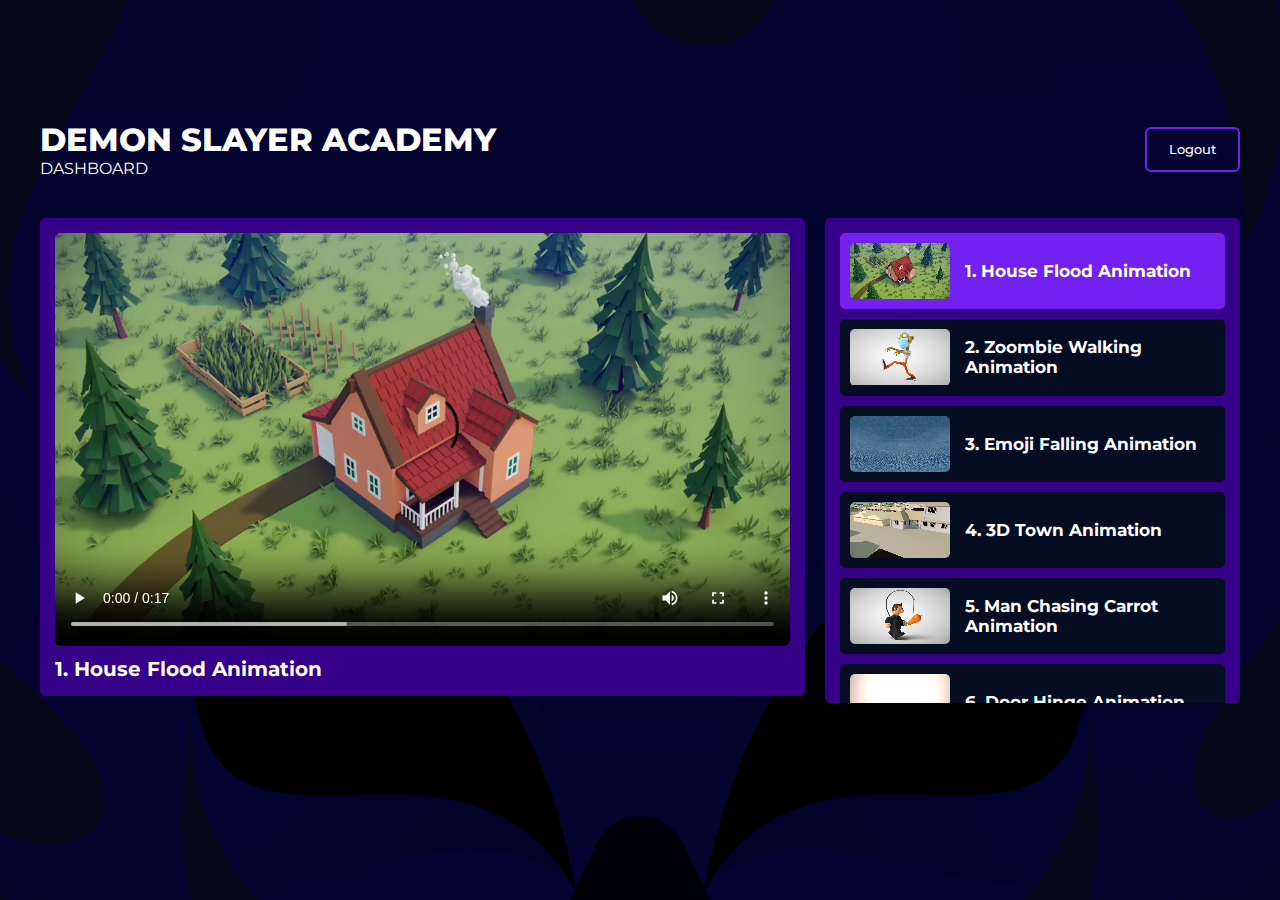
<file: dashboard/index.html>
<!DOCTYPE html>
<html lang="en">
<head>
   <meta charset="UTF-8">
   <meta http-equiv="X-UA-Compatible" content="IE=edge">
   <meta name="viewport" content="width=device-width, initial-scale=1.0">
   <title>Demon Slayer Academy | Dashboard</title>

     <!-- Favicons -->
  <link href="../assets/img/favicon.png" rel="icon">
  <link href="../assets/img/apple-touch-icon.png" rel="apple-touch-icon">

   <!-- custom css file link  -->
   <link rel="stylesheet" href="css/style.css">

</head>
<body>



  
   
<div class="container">

   <nav>
      <div class="logo">
          <h1 class="main-title">DEMON SLAYER ACADEMY</h1>DASHBOARD
      </div>
      <div class="user-profile">
          <!-- <p class="username">Username</p> -->
          <a href="../index.html"><button class="sign-out" id="logout">Logout</button></a>
      </div>
  </nav>

   <div class="main-video-container">
      <video src="images/vid-1.mp4" loop controls class="main-video"></video>
      <h3 class="main-vid-title">1. house flood animation</h3>
   </div>

   <div class="video-list-container">

      <div class="list active">
         <video src="images/vid-1.mp4" class="list-video"></video>
         <h3 class="list-title">1. house flood animation</h3>
      </div>

      <div class="list">
         <video src="images/vid-2.mp4" class="list-video"></video>
         <h3 class="list-title">2. zoombie walking animation</h3>
      </div>

      <div class="list">
         <video src="images/vid-3.mp4" class="list-video"></video>
         <h3 class="list-title">3. emoji falling animation</h3>
      </div>

      <div class="list">
         <video src="images/vid-4.mp4" class="list-video"></video>
         <h3 class="list-title">4. 3D town animation</h3>
      </div>

      <div class="list">
         <video src="images/vid-5.mp4" class="list-video"></video>
         <h3 class="list-title">5. man chasing carrot animation</h3>
      </div>

      <div class="list">
         <video src="images/vid-6.mp4" class="list-video"></video>
         <h3 class="list-title">6. door hinge animation</h3>
      </div>

      <div class="list">
         <video src="images/vid-7.mp4" class="list-video"></video>
         <h3 class="list-title">7. poeple walking in town animation</h3>
      </div>

      <div class="list">
         <video src="images/vid-8.mp4" class="list-video"></video>
         <h3 class="list-title">8. knight chasing virus animation</h3>
      </div>

      <div class="list">
         <video src="images/vid-9.mp4" class="list-video"></video>
         <h3 class="list-title">9. 3D helicopter animation</h3>
      </div>

   </div>

</div>













<!-- custom js file link  -->
<script src="js/script.js"></script>



</body>
</html>
</file>
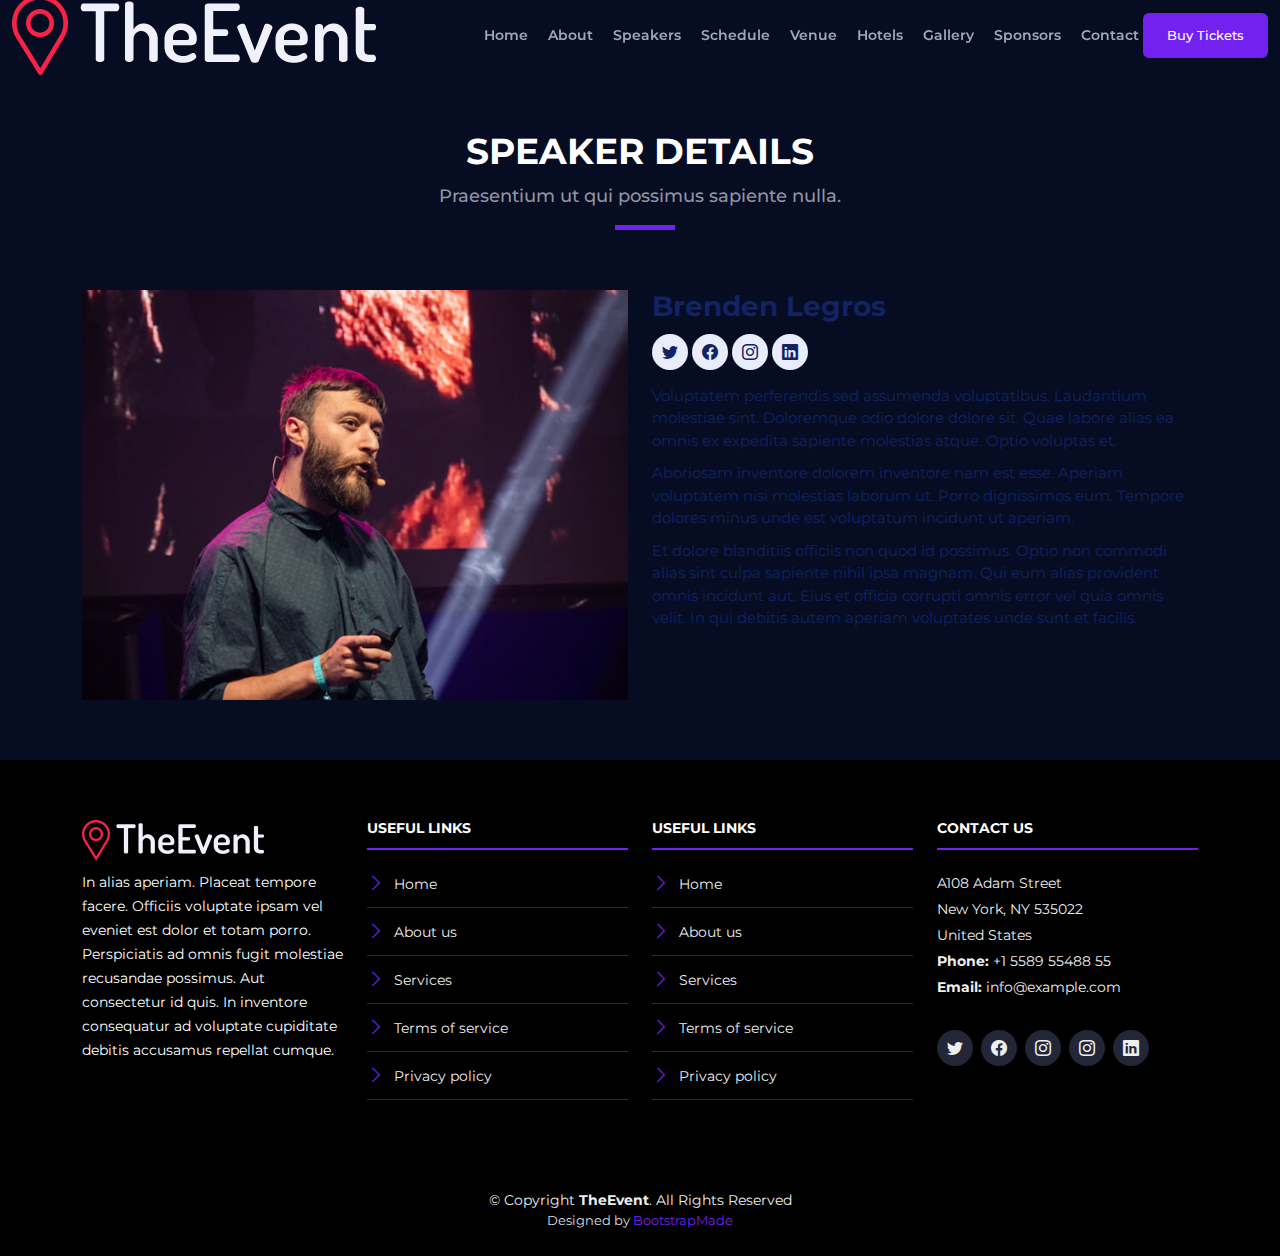
<file: speaker-details.html>
<!DOCTYPE html>
<html lang="en">

<head>
  <meta charset="utf-8">
  <meta content="width=device-width, initial-scale=1.0" name="viewport">

  <title>TheEvent Bootstrap Template - Speaker Details</title>
  <meta content="" name="description">
  <meta content="" name="keywords">

  <!-- Favicons -->
  <link href="assets/img/favicon.png" rel="icon">
  <link href="assets/img/apple-touch-icon.png" rel="apple-touch-icon">

  <!-- Google Fonts -->
  <link href="https://fonts.googleapis.com/css?family=Open+Sans:300,300i,400,400i,700,700i|Raleway:300,400,500,700,800" rel="stylesheet">

  <!-- Vendor CSS Files -->
  <link href="assets/vendor/aos/aos.css" rel="stylesheet">
  <link href="assets/vendor/bootstrap/css/bootstrap.min.css" rel="stylesheet">
  <link href="assets/vendor/bootstrap-icons/bootstrap-icons.css" rel="stylesheet">
  <link href="assets/vendor/glightbox/css/glightbox.min.css" rel="stylesheet">
  <link href="assets/vendor/swiper/swiper-bundle.min.css" rel="stylesheet">

  <!-- Template Main CSS File -->
  <link href="assets/css/style.css" rel="stylesheet">

  <!-- =======================================================
  * Template Name: TheEvent
  * Updated: May 30 2023 with Bootstrap v5.3.0
  * Template URL: https://bootstrapmade.com/theevent-conference-event-bootstrap-template/
  * Author: BootstrapMade.com
  * License: https://bootstrapmade.com/license/
  ======================================================== -->
</head>

<body>

  <!-- ======= Header ======= -->
  <header id="header" class="d-flex align-items-center header-inner">
    <div class="container-fluid container-xxl d-flex align-items-center">

      <div id="logo" class="me-auto">
        <!-- Uncomment below if you prefer to use a text logo -->
        <!-- <h1><a href="index.html">The<span>Event</span></a></h1>-->
        <a href="index.html" class="scrollto"><img src="assets/img/logo.png" alt="" title=""></a>
      </div>

      <nav id="navbar" class="navbar order-last order-lg-0">
        <ul>
          <li><a class="nav-link scrollto " href="#hero">Home</a></li>
          <li><a class="nav-link scrollto" href="#about">About</a></li>
          <li><a class="nav-link scrollto" href="#speakers">Speakers</a></li>
          <li><a class="nav-link scrollto" href="#schedule">Schedule</a></li>
          <li><a class="nav-link scrollto" href="#venue">Venue</a></li>
          <li><a class="nav-link scrollto" href="#hotels">Hotels</a></li>
          <li><a class="nav-link scrollto" href="#gallery">Gallery</a></li>
          <li><a class="nav-link scrollto" href="#supporters">Sponsors</a></li>
          <!-- <li class="dropdown"><a href="#"><span>Drop Down</span> <i class="bi bi-chevron-down"></i></a>
          <ul>
            <li><a href="#">Drop Down 1</a></li>
            <li class="dropdown"><a href="#"><span>Deep Drop Down</span> <i class="bi bi-chevron-right"></i></a>
              <ul>
                <li><a href="#">Deep Drop Down 1</a></li>
                <li><a href="#">Deep Drop Down 2</a></li>
                <li><a href="#">Deep Drop Down 3</a></li>
                <li><a href="#">Deep Drop Down 4</a></li>
                <li><a href="#">Deep Drop Down 5</a></li>
              </ul>
            </li>
            <li><a href="#">Drop Down 2</a></li>
            <li><a href="#">Drop Down 3</a></li>
            <li><a href="#">Drop Down 4</a></li>
          </ul>
        </li> -->
          <li><a class="nav-link scrollto" href="#contact">Contact</a></li>
        </ul>
        <i class="bi bi-list mobile-nav-toggle"></i>
      </nav><!-- .navbar -->
      <a class="buy-tickets scrollto" href="#buy-tickets">Buy Tickets</a>

    </div>
  </header><!-- End Header -->

  <main id="main" class="main-page">

    <!-- ======= Speaker Details Sectionn ======= -->
    <section id="speakers-details">
      <div class="container">
        <div class="section-header">
          <h2>Speaker Details</h2>
          <p>Praesentium ut qui possimus sapiente nulla.</p>
        </div>

        <div class="row">
          <div class="col-md-6">
            <img src="assets/img/speakers/1.jpg" alt="Speaker 1" class="img-fluid">
          </div>

          <div class="col-md-6">
            <div class="details">
              <h2>Brenden Legros</h2>
              <div class="social">
                <a href=""><i class="bi bi-twitter"></i></a>
                <a href=""><i class="bi bi-facebook"></i></a>
                <a href=""><i class="bi bi-instagram"></i></a>
                <a href=""><i class="bi bi-linkedin"></i></a>
              </div>
              <p>Voluptatem perferendis sed assumenda voluptatibus. Laudantium molestiae sint. Doloremque odio dolore dolore sit. Quae labore alias ea omnis ex expedita sapiente molestias atque. Optio voluptas et.</p>

              <p>Aboriosam inventore dolorem inventore nam est esse. Aperiam voluptatem nisi molestias laborum ut. Porro dignissimos eum. Tempore dolores minus unde est voluptatum incidunt ut aperiam.</p>

              <p>Et dolore blanditiis officiis non quod id possimus. Optio non commodi alias sint culpa sapiente nihil ipsa magnam. Qui eum alias provident omnis incidunt aut. Eius et officia corrupti omnis error vel quia omnis velit. In qui debitis autem aperiam voluptates unde sunt et facilis.</p>
            </div>
          </div>

        </div>
      </div>

    </section>

  </main><!-- End #main -->

  <!-- ======= Footer ======= -->
  <footer id="footer">
    <div class="footer-top">
      <div class="container">
        <div class="row">

          <div class="col-lg-3 col-md-6 footer-info">
            <img src="assets/img/logo.png" alt="TheEvenet">
            <p>In alias aperiam. Placeat tempore facere. Officiis voluptate ipsam vel eveniet est dolor et totam porro. Perspiciatis ad omnis fugit molestiae recusandae possimus. Aut consectetur id quis. In inventore consequatur ad voluptate cupiditate debitis accusamus repellat cumque.</p>
          </div>

          <div class="col-lg-3 col-md-6 footer-links">
            <h4>Useful Links</h4>
            <ul>
              <li><i class="bi bi-chevron-right"></i> <a href="#">Home</a></li>
              <li><i class="bi bi-chevron-right"></i> <a href="#">About us</a></li>
              <li><i class="bi bi-chevron-right"></i> <a href="#">Services</a></li>
              <li><i class="bi bi-chevron-right"></i> <a href="#">Terms of service</a></li>
              <li><i class="bi bi-chevron-right"></i> <a href="#">Privacy policy</a></li>
            </ul>
          </div>

          <div class="col-lg-3 col-md-6 footer-links">
            <h4>Useful Links</h4>
            <ul>
              <li><i class="bi bi-chevron-right"></i> <a href="#">Home</a></li>
              <li><i class="bi bi-chevron-right"></i> <a href="#">About us</a></li>
              <li><i class="bi bi-chevron-right"></i> <a href="#">Services</a></li>
              <li><i class="bi bi-chevron-right"></i> <a href="#">Terms of service</a></li>
              <li><i class="bi bi-chevron-right"></i> <a href="#">Privacy policy</a></li>
            </ul>
          </div>

          <div class="col-lg-3 col-md-6 footer-contact">
            <h4>Contact Us</h4>
            <p>
              A108 Adam Street <br>
              New York, NY 535022<br>
              United States <br>
              <strong>Phone:</strong> +1 5589 55488 55<br>
              <strong>Email:</strong> info@example.com<br>
            </p>

            <div class="social-links">
              <a href="#" class="twitter"><i class="bi bi-twitter"></i></a>
              <a href="#" class="facebook"><i class="bi bi-facebook"></i></a>
              <a href="#" class="instagram"><i class="bi bi-instagram"></i></a>
              <a href="#" class="google-plus"><i class="bi bi-instagram"></i></a>
              <a href="#" class="linkedin"><i class="bi bi-linkedin"></i></a>
            </div>

          </div>

        </div>
      </div>
    </div>

    <div class="container">
      <div class="copyright">
        &copy; Copyright <strong>TheEvent</strong>. All Rights Reserved
      </div>
      <div class="credits">
        <!--
        All the links in the footer should remain intact.
        You can delete the links only if you purchased the pro version.
        Licensing information: https://bootstrapmade.com/license/
        Purchase the pro version with working PHP/AJAX contact form: https://bootstrapmade.com/buy/?theme=TheEvent
      -->
        Designed by <a href="https://bootstrapmade.com/">BootstrapMade</a>
      </div>
    </div>
  </footer><!-- End  Footer -->

  <a href="#" class="back-to-top d-flex align-items-center justify-content-center"><i class="bi bi-arrow-up-short"></i></a>

  <!-- Vendor JS Files -->
  <script src="assets/vendor/aos/aos.js"></script>
  <script src="assets/vendor/bootstrap/js/bootstrap.bundle.min.js"></script>
  <script src="assets/vendor/glightbox/js/glightbox.min.js"></script>
  <script src="assets/vendor/swiper/swiper-bundle.min.js"></script>
  <script src="assets/vendor/php-email-form/validate.js"></script>

  <!-- Template Main JS File -->
  <script src="assets/js/main.js"></script>

</body>

</html>
</file>
<file: dashboard/css/style.css>
@import url('https://fonts.googleapis.com/css2?family=Poppins:wght@100;200;300;400;500;600&display=swap');

@import url('https://fonts.googleapis.com/css2?family=Montserrat:wght@700&display=swap');
@import url('https://fonts.googleapis.com/css2?family=Montserrat&display=swap');
@import url('https://fonts.googleapis.com/css2?family=Montserrat:wght@700&display=swap');
@import url('https://fonts.googleapis.com/css2?family=Montserrat:wght@800&display=swap');

@import url('https://fonts.googleapis.com/css2?family=Bebas+Neue&display=swap');

*{
   font-family: "Montserrat", sans-serif !important;
   margin:0; padding:0;
   box-sizing: border-box;
   outline: none; border:none;
   text-decoration: none;
   text-transform: capitalize;
}

body{
   font-family: "Montserrat", sans-serif !important;
   background-color: #040919 !important;
   background: url(../../assets/img/DS_png.PNG) center center no-repeat #100029;
   /* background-blend-mode: darken; */
   background-blend-mode: overlay;

   
  /* background-size: cover; */
   padding:20px;
   padding-top: 0;
   padding-bottom: 0;
}

.container{
   max-width: 1200px;
   margin:100px auto;
   display: flex;
   flex-wrap: wrap;
   align-items: flex-start;
   gap:20px;
}

.main-title{
   color: #fff;
   font-weight: 800;
}

.container .main-video-container{
   flex:1 1 700px;
   border-radius: 5px;
   box-shadow: 0 5px 15px rgba(0,0,0,.1);
   background-color: #360088;
   padding:15px;
}

.container .main-video-container .main-video{
   margin-bottom: 7px;
   border-radius: 5px;
   width: 100%;
}

.container .main-video-container .main-vid-title{
   font-size: 20px;
   color:#fff;
}

.container .video-list-container{
   flex:1 1 350px;
   height: 485px;
   overflow-y: scroll;
   border-radius: 5px;
   box-shadow: 0 5px 15px rgba(0,0,0,.1);
   background-color: #360088;
   padding:15px;
}

.container .video-list-container::-webkit-scrollbar{
   width: 10px;
}

.container .video-list-container::-webkit-scrollbar-track{
   background-color: #060c22;
   border-radius: 5px;
}

.container .video-list-container::-webkit-scrollbar-thumb{
   background-color: #7321f1;
   border-radius: 5px;
}

.container .video-list-container .list{
   display: flex;
   align-items: center;
   gap:15px;
   padding:10px;
   background-color: #060c22;
   cursor: url('../../cursor/cursor.png'), auto;
   border-radius: 5px;
   margin-bottom: 10px;
}

.container .video-list-container .list:last-child{
   margin-bottom: 0;
}

.container .video-list-container .list.active{
   background-color: #7321f1;
}

.container .video-list-container .list.active .list-title{
   color:#fff;
}

.container .video-list-container .list .list-video{
   width: 100px;
   border-radius: 5px;
}

.container .video-list-container .list .list-title{
   font-size: 17px;
   color:#fff;
}















@media (max-width:1200px){

   .container{
      margin:0;
   }

}

@media (max-width:450px){

   .container .main-video-container .main-vid-title{
      font-size: 15px;
      text-align: center;
   }

   .container .video-list-container .list{
      flex-flow: column;
      gap:10px;
   }

   .container .video-list-container .list .list-video{
      width: 100%;
   }

   .container .video-list-container .list .list-title{
      font-size: 15px;
      text-align: center;
   }

}






nav {
   font-family: "Montserrat", sans-serif;
   display: flex;
   justify-content: space-between;
   align-items: center;
   padding-left: 0;
   padding-right: 0;
   padding-top: 20px;
   padding-bottom: 20px;
   background-color: none;
   color: #fff;
   width: 100%;
   display: flex;
   justify-content: space-between;
}

.logo h1 {
   margin: 0;
}

.user-profile {
   display: flex;
   align-items: center;
}

.username {
   margin-right: 10px;
}

.sign-out {
   cursor: url('../../cursor/cursor.png'), auto;
   color: #fff;
  background: none;
  padding: 14px 22px;
  margin: 0 0 0 0;
  border-radius: 6px;
  border: 2px solid #7321f1;
  transition: all ease-in-out 0.3s;
  font-weight: 500;
  line-height: 1;
  font-size: 13px;
  white-space: nowrap;
}

.sign-out:hover {
   border: 2px solid #7321f1;
   background: #7321f1;
   color: #fff;
 }
</file>
<file: assets/css/style.css>
/**
* Template Name: TheEvent
* Updated: May 30 2023 with Bootstrap v5.3.0
* Template URL: https://bootstrapmade.com/theevent-conference-event-bootstrap-template/
* Author: BootstrapMade.com
* License: https://bootstrapmade.com/license/
*/

/*--------------------------------------------------------------
# General
--------------------------------------------------------------*/
@import url('https://fonts.googleapis.com/css2?family=Montserrat:wght@700&display=swap');
@import url('https://fonts.googleapis.com/css2?family=Montserrat&display=swap');
@import url('https://fonts.googleapis.com/css2?family=Montserrat:wght@700&display=swap');
@import url('https://fonts.googleapis.com/css2?family=Montserrat:wght@800&display=swap');

@import url('https://fonts.googleapis.com/css2?family=Bebas+Neue&display=swap');

html{
  cursor: url('../../cursor/cursor.png'), auto !important;
}

body {
  background: #060c22 !important;
  color: #fff;
  font-family: "Montserrat", sans-serif;
}

a {
  font-family: "Montserrat", sans-serif;
  color: #7321f1;
  text-decoration: none !important;
  transition: 0.5s;
}

a:hover,
a:active,
a:focus {
  color: #f8234a;
  outline: none;
  text-decoration: none !important;
}

p {
  padding: 0;
  margin: 0 0 30px 0;
}

h1,
h2,
h3,
h4,
h5,
h6 {
  font-family: "Montserrat", sans-serif;
  font-weight: 400;
  margin: 0 0 20px 0;
  padding: 0;
  color: #0e1b4d;
}

.main-page {
  margin-top: 70px;
}

/* Prelaoder */
#preloader {
  position: fixed;
  left: 0;
  top: 0;
  z-index: 999;
  width: 100%;
  height: 100%;
  overflow: visible;
  background: #fff url("../img/preloader.svg") no-repeat center center;
}

/*--------------------------------------------------------------
# Back to top button
--------------------------------------------------------------*/
.back-to-top {
  position: fixed;
  visibility: hidden;
  opacity: 0;
  right: 15px;
  bottom: 15px;
  z-index: 996;
  background: #7321f1;
  width: 40px;
  height: 40px;
  border-radius: 6px;
  transition: all 0.4s;
}

.back-to-top i {
  font-size: 28px;
  color: #fff;
  line-height: 0;
}

.back-to-top:hover {
  background: #360f6f;
  color: #fff;
}

.back-to-top.active {
  visibility: visible;
  opacity: 1;
}

/* Sections Header
--------------------------------*/
.section-header {
  margin-bottom: 60px;
  position: relative;
  padding-bottom: 20px;
}

.section-header::before {
  content: "";
  position: absolute;
  display: block;
  width: 60px;
  height: 5px;
  background: #7321f1;
  bottom: 0;
  left: calc(50% - 25px);
}


.section-header h2 {
  color: #fff;
  font-size: 36px;
  text-transform: uppercase;
  text-align: center;
  font-weight: 700;
  margin-bottom: 10px;
}

.section-header p {
  text-align: center;
  padding: 0;
  margin: 0;
  font-size: 18px;
  font-weight: 500;
  color: #9195a2;
}


.section-header2{
  margin-bottom: 30px;
  position: relative;
  padding-bottom: 20px;
}

.section-header2::before {
  content: "";
  position: absolute;
  display: block;
  /* width: 60px;
  height: 5px; */
  /* background: #7321f1; */
  bottom: 0;
  left: calc(50% - 25px);
}


.section-header2 h2 {
  color: #fff;
  font-size: 36px;
  text-transform: uppercase;
  text-align: center;
  font-weight: 700;
  margin-bottom: 10px;
}

.section-header2 p {
  text-align: center;
  padding: 0;
  margin: 0;
  font-size: 18px;
  font-weight: 500;
  color: #9195a2;
}



.section-with-bg {
  background-color: #f6f7fd;
}

/*--------------------------------------------------------------
# Header
--------------------------------------------------------------*/
#header {
  height: 90px;
  position: fixed;
  left: 0;
  top: 0;
  right: 0;
  transition: all 0.5s;
  z-index: 997;
}

#header.header-scrolled,
#header.header-inner {
  background: rgba(6, 12, 34, 0.98);
  height: 70px;
}

#header #logo h1 {
  font-size: 36px;
  margin: 0;
  font-family: "Montserrat", sans-serif;
  font-weight: 800;
  font-weight: 700;
  letter-spacing: 3px;
  text-transform: uppercase;
}

#header #logo h1 span {
  color: #7321f1;
}

#header #logo h1 a,
#header #logo h1 a:hover {
  color: #fff;
  cursor: url('../../cursor/cursor.png'), auto;
}

#header #logo img {
  padding: 0;
  margin: 0;
  max-height: 110px;
  cursor: url('../../cursor/cursor.png'), auto;
}

@media (max-width: 992px) {
  #header #logo img {
    max-height: 110px;
  }
}

/*--------------------------------------------------------------
# Buy Tickets
--------------------------------------------------------------*/
.buy-tickets {
  font-family: "Montserrat", sans-serif;
  color: #fff;
  background: #7321f1;
  padding: 14px 22px;
  margin: 0 0 0 0;
  border-radius: 6px;
  border: 2px solid #7321f1;
  transition: all ease-in-out 0.3s;
  font-weight: 500;
  line-height: 1;
  font-size: 13px;
  white-space: nowrap;
}

.buy-tickets:hover {
  background: none;
  color: #fff;
  cursor: url('../../cursor/cursor.png'), auto;
}

.buy-tickets:focus {
  color: #fff;
}

@media (max-width: 992px) {
  .buy-tickets {
    margin: 0 15px 0 0;
  }
}

/*--------------------------------------------------------------
# Navigation Menu
--------------------------------------------------------------*/
/**
* Desktop Navigation 
*/
.navbar {
  padding: 0;
}

.navbar ul {
  margin: 0;
  padding: 0;
  display: flex;
  list-style: none;
  align-items: center;
}

.navbar li {
  position: relative;
}

.navbar>ul>li {
  white-space: nowrap;
  padding: 10px 0 10px 12px;
}

.navbar a,
.navbar a:focus {
  display: flex;
  align-items: center;
  justify-content: space-between;
  color: rgba(202, 206, 221, 0.8);
  font-family: "Montserrat", sans-serif;
  font-weight: 600;
  font-size: 14px;
  white-space: nowrap;
  transition: 0.3s;
  position: relative;
  padding: 6px 4px;
}

.navbar a i,
.navbar a:focus i {
  font-size: 12px;
  line-height: 0;
  margin-left: 5px;
}

.navbar>ul>li>a:before {
  content: "";
  position: absolute;
  width: 0;
  height: 2px;
  bottom: -6px;
  left: 0;
  background-color: #7321f1;
  visibility: hidden;
  transition: all 0.3s ease-in-out 0s;
}

.navbar a:hover:before,
.navbar li:hover>a:before,
.navbar .active:before {
  visibility: visible;
  width: 100%;
}

.navbar a:hover,
.navbar .active,
.navbar .active:focus,
.navbar li:hover>a {
  color: #fff;
}

.navbar .dropdown ul {
  display: block;
  position: absolute;
  left: 12px;
  top: calc(100% + 30px);
  margin: 0;
  padding: 10px 0;
  z-index: 99;
  opacity: 0;
  visibility: hidden;
  background: #fff;
  box-shadow: 0px 0px 30px rgba(127, 137, 161, 0.25);
  transition: 0.3s;
}

.navbar .dropdown ul li {
  min-width: 200px;
}

.navbar .dropdown ul a {
  padding: 10px 20px;
  font-size: 14px;
  text-transform: none;
  color: #060c22;
}

.navbar .dropdown ul a i {
  font-size: 12px;
}

.navbar .dropdown ul a:hover,
.navbar .dropdown ul .active:hover,
.navbar .dropdown ul li:hover>a {
  color: #7321f1;
}

.navbar .dropdown:hover>ul {
  opacity: 1;
  top: 100%;
  visibility: visible;
}

.navbar .dropdown .dropdown ul {
  top: 0;
  left: calc(100% - 30px);
  visibility: hidden;
}

.navbar .dropdown .dropdown:hover>ul {
  opacity: 1;
  top: 0;
  left: 100%;
  visibility: visible;
}

@media (max-width: 1366px) {
  .navbar .dropdown .dropdown ul {
    left: -90%;
  }

  .navbar .dropdown .dropdown:hover>ul {
    left: -100%;
  }
}

/**
* Mobile Navigation 
*/
.mobile-nav-toggle {
  color: #fff;
  font-size: 28px;
  /* cursor: pointer; */
  display: none;
  line-height: 0;
  transition: 0.5s;
}

@media (max-width: 991px) {
  .mobile-nav-toggle {
    display: block;
  }

  .navbar ul {
    display: none;
  }
}

.navbar-mobile {
  position: fixed;
  overflow: hidden;
  top: 0;
  right: 0;
  left: 0;
  bottom: 0;
  background: rgba(0, 0, 0, 0.9);
  transition: 0.3s;
  z-index: 999;
}

.navbar-mobile .mobile-nav-toggle {
  position: absolute;
  top: 15px;
  right: 15px;
}

.navbar-mobile ul {
  display: block;
  position: absolute;
  top: 55px;
  right: 15px;
  bottom: 15px;
  left: 15px;
  padding: 10px 0;
  background-color: #fff;
  overflow-y: auto;
  transition: 0.3s;
}

.navbar-mobile>ul>li {
  padding: 0;
}

.navbar-mobile a:hover:before,
.navbar-mobile li:hover>a:before,
.navbar-mobile .active:before {
  visibility: hidden;
}

.navbar-mobile a,
.navbar-mobile a:focus {
  padding: 10px 20px;
  font-size: 15px;
  color: #060c22;
}

.navbar-mobile a:hover,
.navbar-mobile .active,
.navbar-mobile li:hover>a {
  color: #7321f1;
}

.navbar-mobile .getstarted,
.navbar-mobile .getstarted:focus {
  margin: 15px;
}

.navbar-mobile .dropdown ul {
  position: static;
  display: none;
  margin: 10px 20px;
  padding: 10px 0;
  z-index: 99;
  opacity: 1;
  visibility: visible;
  background: #fff;
  box-shadow: 0px 0px 30px rgba(127, 137, 161, 0.25);
}

.navbar-mobile .dropdown ul li {
  min-width: 200px;
}

.navbar-mobile .dropdown ul a {
  padding: 10px 20px;
}

.navbar-mobile .dropdown ul a i {
  font-size: 12px;
}

.navbar-mobile .dropdown ul a:hover,
.navbar-mobile .dropdown ul .active:hover,
.navbar-mobile .dropdown ul li:hover>a {
  color: #7321f1;
}

.navbar-mobile .dropdown>.dropdown-active {
  display: block;
}

/*--------------------------------------------------------------
# Hero Section
--------------------------------------------------------------*/
#hero {
  width: 100%;
  height: 100vh;
  background: url(../img/DS_png.PNG) center center no-repeat #040919;
  background-size: cover;
  overflow: hidden;
  position: relative;
}


@media (min-width: 1024px) {
  #hero {
    background-attachment: fixed;
  }
}

#hero:before {
  content: "";
  background: rgba(6, 12, 34, 0.6);
  position: absolute;
  bottom: 0;
  top: 0;
  left: 0;
  right: 0;
}

#hero .hero-container {
  position: absolute;
  bottom: 0;
  left: 0;
  top: 90px;
  right: 0;
  display: flex;
  justify-content: center;
  align-items: center;
  flex-direction: column;
  text-align: center;
  padding: 0 15px;
}

@media (max-width: 991px) {
  #hero .hero-container {
    top: 70px;
  }
}

#hero h1 {
  color: #fff;
  font-family: "Montserrat", sans-serif;
  font-size: 56px;
  font-weight: 600;
  text-transform: uppercase;
}

#hero h1 span {
  color: #7321f1;
}

@media (max-width: 991px) {
  #hero h1 {
    font-size: 34px;
  }
}

#hero p {
  color: #ebebeb;
  /* font-weight: 700; */
  font-size: 18px;
}

@media (max-width: 991px) {
  #hero p {
    font-size: 12px;
  }
}

#hero .play-btn {
  width: 94px;
  height: 94px;
  background: radial-gradient(#7321f1 50%, rgba(101, 111, 150, 0.15) 52%);
  border-radius: 50%;
  display: block;
  position: relative;
  overflow: hidden;
}

#hero .play-btn::after {
  content: "";
  position: absolute;
  left: 50%;
  top: 50%;
  transform: translateX(-40%) translateY(-50%);
  width: 0;
  height: 0;
  border-top: 10px solid transparent;
  border-bottom: 10px solid transparent;
  border-left: 15px solid #fff;
  z-index: 100;
  transition: all 400ms cubic-bezier(0.55, 0.055, 0.675, 0.19);
}

#hero .play-btn:before {
  content: "";
  position: absolute;
  width: 120px;
  height: 120px;
  animation-delay: 0s;
  animation: pulsate-btn 2s;
  animation-direction: forwards;
  animation-iteration-count: infinite;
  animation-timing-function: steps;
  opacity: 1;
  border-radius: 50%;
  border: 2px solid rgba(163, 163, 163, 0.4);
  top: -15%;
  left: -15%;
  background: rgba(198, 16, 0, 0);
}

#hero .play-btn:hover::after {
  border-left: 15px solid #7321f1;
  transform: scale(20);
}

#hero .play-btn:hover::before {
  content: "";
  position: absolute;
  left: 50%;
  top: 50%;
  transform: translateX(-40%) translateY(-50%);
  width: 0;
  height: 0;
  border: none;
  border-top: 10px solid transparent;
  border-bottom: 10px solid transparent;
  border-left: 15px solid #fff;
  z-index: 200;
  animation: none;
  border-radius: 6px;
}

#hero .about-btn {
  font-family: "Montserrat", sans-serif;
  font-weight: 500;
  font-size: 14px;
  letter-spacing: 1px;
  display: inline-block;
  padding: 18px 36px;
  /* border-radius: 6px; */
  transition: 0.5s;
  line-height: 1;
  margin: 10px;
  color: #fff;
  animation-delay: 0.8s;
  /* background-color: #fff; */
  /* border: 2px solid #fff; */
  cursor: url('../../cursor/cursor.png'), auto;
}

#hero .about-btn:hover {
  /* border-color: 2px solid #fff; */
  background: #fff;
  color: #7321f1;
  cursor: url('../../cursor/cursor.png'), auto;
}

@keyframes pulsate-btn {
  0% {
    transform: scale(0.6, 0.6);
    opacity: 1;
  }

  100% {
    transform: scale(1, 1);
    opacity: 0;
  }
}

/*--------------------------------------------------------------
# About Section
--------------------------------------------------------------*/
#about {
  background: #fff;
  /* background: rgb(4, 9, 25, 0.5); */
  align-items: center;
  background-size: cover;
  overflow: hidden;
  position: relative;
  color: #000;
  padding: 60px 0 40px 0;
}

@media (min-width: 1024px) {
  #about {
    background-attachment: fixed;
  }
}

#about:before {
  content: "";
  background: #060c22;
  position: absolute;
  bottom: 0;
  top: 0;
  left: 0;
  right: 0;
}

#about h2 {
  font-size: 36px;
  /* font-weight: bold; */
  /* margin-bottom: 10px; */
  color: #fff;
  width: 75%;
  font-family: 'Bebas Neue', sans-serif;
}
@media (max-width: 1024px){
  #about h2{
    width: 100%;
  }
  
}

#about h2 .highlight{
  color: #7321f1;
}

#about h3 {
  font-size: 18px;
  font-weight: bold;
  text-transform: uppercase;
  margin-bottom: 10px;
  color: #000;
}

#about p {

  font-size: 18px;
  margin-bottom: 20px;
  color: #000;
  border-bottom: 1px solid #e9eaed;
  /* margin-bottom: 20px; */
  padding-bottom: 30px;
  width: 75%;
}

/*--------------------------------------------------------------
# Speakers Section
--------------------------------------------------------------*/
#speakers {
  padding: 60px 0 30px 0;
}

#speakers .speaker {
  position: relative;
  overflow: hidden;
  margin-bottom: 30px;
}

#speakers .speaker .details {
  background: rgba(6, 12, 34, 0.76);
  position: absolute;
  left: 0;
  bottom: -40px;
  right: 0;
  text-align: center;
  padding-top: 10px;
  transition: all 300ms cubic-bezier(0.645, 0.045, 0.355, 1);
}

#speakers .speaker .details h3 {
  color: #fff;
  font-size: 22px;
  font-weight: 600;
  margin-bottom: 5px;
}

#speakers .speaker .details p {
  color: #fff;
  font-size: 15px;
  margin-bottom: 10px;
  font-style: italic;
}

#speakers .speaker .details .social {
  height: 40px;
}

#speakers .speaker .details .social i {
  line-height: 0;
  margin: 0 2px;
}

#speakers .speaker .details a {
  color: #fff;
}

#speakers .speaker .details a:hover {
  color: #7321f1;
}

#speakers .speaker:hover .details {
  bottom: 0;
}

#speakers-details {
  padding: 60px 0;
}

#speakers-details .details h2 {
  color: #112363;
  font-size: 28px;
  font-weight: 700;
  margin-bottom: 10px;
}

#speakers-details .details .social {
  margin-bottom: 15px;
}

#speakers-details .details .social a {
  background: #e9edfb;
  color: #112363;
  line-height: 1;
  display: inline-block;
  text-align: center;
  border-radius: 50%;
  width: 36px;
  height: 36px;
  display: inline-flex;
  align-items: center;
  justify-content: center;
}

#speakers-details .details .social a:hover {
  background: #7321f1;
  color: #fff;
}

#speakers-details .details .social a i {
  font-size: 16px;
  line-height: 0;
}

#speakers-details .details p {
  color: #112363;
  font-size: 15px;
  margin-bottom: 10px;
}

/*--------------------------------------------------------------
# Schedule Section
--------------------------------------------------------------*/
#schedule {
  padding: 60px 0 60px 0;
}

#schedule .nav-tabs {
  text-align: center;
  margin: auto;
  display: block;
  border-bottom: 0;
  margin-bottom: 30px;
}

#schedule .nav-tabs li {
  display: inline-block;
  margin-bottom: 0;
}

#schedule .nav-tabs a {
  border: none;
  border-radius: 6px;
  font-weight: 600;
  background-color: #0e1b4d;
  color: #fff;
  padding: 10px 100px;
}

@media (max-width: 991px) {
  #schedule .nav-tabs a {
    padding: 8px 60px;
  }
}

@media (max-width: 767px) {
  #schedule .nav-tabs a {
    padding: 8px 50px;
  }
}

@media (max-width: 480px) {
  #schedule .nav-tabs a {
    padding: 8px 30px;
  }
}

#schedule .nav-tabs a.active {
  background-color: #7321f1;
  color: #fff;
}

#schedule .sub-heading {
  text-align: center;
  font-size: 18px;
  font-style: italic;
  margin: 0 auto 30px auto;
}

@media (min-width: 991px) {
  #schedule .sub-heading {
    width: 75%;
  }
}

#schedule .tab-pane {
  transition: ease-in-out 0.2s;
}

#schedule .schedule-item {
  border-bottom: 1px solid #cad4f6;
  padding-top: 15px;
  padding-bottom: 15px;
  transition: background-color ease-in-out 0.3s;
}

#schedule .schedule-item:hover {
  background-color: #fff;
}

#schedule .schedule-item time {
  padding-bottom: 5px;
  display: inline-block;
}

#schedule .schedule-item .speaker {
  width: 60px;
  height: 60px;
  overflow: hidden;
  border-radius: 50%;
  float: left;
  margin: 0 10px 10px 0;
}

#schedule .schedule-item .speaker img {
  height: 100%;
  transform: translateX(-50%);
  margin-left: 50%;
  transition: all ease-in-out 0.3s;
}

#schedule .schedule-item h4 {
  font-size: 18px;
  font-weight: 600;
  margin-bottom: 5px;
}

#schedule .schedule-item h4 span {
  font-style: italic;
  color: #19328e;
  font-weight: normal;
  font-size: 16px;
}

#schedule .schedule-item p {
  font-style: italic;
  color: #152b79;
  margin-bottom: 0;
}

/*--------------------------------------------------------------
# Venue Section
--------------------------------------------------------------*/
#venue {
  padding: 60px 0;
}

#venue .container-fluid {
  margin-bottom: 3px;
}

#venue .venue-map iframe {
  width: 100%;
  height: 100%;
  min-height: 300px;
}

#venue .venue-info {
  background: url("../img/venue-info-bg.jpg") top center no-repeat;
  background-size: cover;
  position: relative;
  padding-top: 60px;
  padding-bottom: 60px;
}

#venue .venue-info:before {
  content: "";
  background: rgba(13, 20, 41, 0.8);
  position: absolute;
  bottom: 0;
  top: 0;
  left: 0;
  right: 0;
}

#venue .venue-info h3 {
  font-size: 36px;
  font-weight: 700;
  color: #fff;
}

@media (max-width: 574px) {
  #venue .venue-info h3 {
    font-size: 24px;
  }
}

#venue .venue-info p {
  color: #fff;
  margin-bottom: 0;
}

#venue .venue-gallery-container {
  padding-right: 12px;
}

#venue .venue-gallery {
  overflow: hidden;
  border-right: 3px solid #fff;
  border-bottom: 3px solid #fff;
}

#venue .venue-gallery img {
  transition: all ease-in-out 0.4s;
}

#venue .venue-gallery:hover img {
  transform: scale(1.1);
}

/*--------------------------------------------------------------
# Hotels Section
--------------------------------------------------------------*/
#hotels {
  padding: 60px 0;
}

#hotels .hotel {
  border: 1px solid #e0e5fa;
  background: #fff;
  margin-bottom: 30px;
}

#hotels .hotel:hover .hotel-img img {
  transform: scale(1.1);
}

#hotels .hotel-img {
  overflow: hidden;
  margin-bottom: 15px;
}

#hotels .hotel-img img {
  transition: 0.3s ease-in-out;
}

#hotels h3 {
  font-weight: 600;
  font-size: 20px;
  margin-bottom: 5px;
  padding: 0 20px;
}

#hotels a {
  color: #152b79;
}

#hotels a:hover {
  color: #7321f1;
}

#hotels .stars {
  padding: 0 20px;
  margin-bottom: 5px;
}

#hotels .stars i {
  color: rgb(255, 195, 29);
}

#hotels p {
  padding: 0 20px;
  margin-bottom: 20px;
  color: #060c22;
  font-style: italic;
  font-size: 15px;
}

/*--------------------------------------------------------------
# Gallery Section
--------------------------------------------------------------*/
#gallery {
  padding: 60px;
  overflow: hidden;
}

#gallery .swiper-pagination {
  margin-top: 20px;
  position: relative;
}

#gallery .swiper-pagination .swiper-pagination-bullet {
  width: 12px;
  height: 12px;
  background-color: #fff;
  opacity: 1;
  border: 1px solid #7321f1;
}

#gallery .swiper-pagination .swiper-pagination-bullet-active {
  background-color: #7321f1;
}

#gallery .swiper-slide-active {
  text-align: center;
}

@media (min-width: 992px) {
  #gallery .swiper-wrapper {
    padding: 40px 0;
  }

  #gallery .swiper-slide-active {
    border: 5px solid #7321f1;
    padding: 4px;
    background: #fff;
    z-index: 1;
    transform: scale(1.15);
    margin-top: 6px;
  }
}

/*--------------------------------------------------------------
# Sponsors Section
--------------------------------------------------------------*/
#supporters {
  padding: 60px 0;
}

#supporters .supporters-wrap {
  border-top: 1px solid #e0e5fa;
  border-left: 1px solid #e0e5fa;
  margin-bottom: 30px;
}

#supporters .supporter-logo {
  padding: 30px;
  display: flex;
  justify-content: center;
  align-items: center;
  border-right: 1px solid #e0e5fa;
  border-bottom: 1px solid #e0e5fa;
  overflow: hidden;
  background: rgba(255, 255, 255, 0.5);
  height: 160px;
}

#supporters .supporter-logo:hover img {
  transform: scale(1.2);
}

#supporters img {
  transition: all 0.4s ease-in-out;
}

/*--------------------------------------------------------------
# F.A.Q Section
--------------------------------------------------------------*/
#faq {
  background-color: #060c22;
  font-family: 'Montserrat',sans-serif;
  padding: 60px 0;
  padding-top: 0;
  cursor: url('../../cursor/cursor.png'), auto;
}

#faq .faq-list {
  padding: 0;
  list-style: none;
  cursor: url('../../cursor/cursor.png'), auto;
}

#faq .faq-list li {
  border-bottom: 1px solid #e9eaed;
  margin-bottom: 20px;
  padding-bottom: 20px;
  cursor: url('../../cursor/cursor.png'), auto;
}

#faq .faq-list .question {
  display: block;
  position: relative;
  font-family: #7321f1;
  font-size: 18px;
  line-height: 24px;
  font-weight: 400;
  padding-left: 25px;
  /* cursor: ; */
  color: #7321f1;
  transition: 0.3s;
  cursor: url('../../cursor/cursor.png'), auto;
}

#faq .faq-list i {
  font-size: 16px;
  position: absolute;
  left: 0;
  top: -2px;
  cursor: url('../../cursor/cursor.png'), auto;
}

#faq .faq-list p {
  font-family: 'Montserrat',sans-serif;
  color: #fff;
  margin-bottom: 0;
  padding: 10px 0 0 25px;
  cursor: url('../../cursor/cursor.png'), auto;
}

#faq .faq-list .icon-show {
  display: none;
  cursor: url('../../cursor/cursor.png'), auto;
}

#faq .faq-list .collapsed {
  font-family: 'Montserrat',sans-serif;
  color: #fff;
  cursor: url('../../cursor/cursor.png'), auto;
}

#faq .faq-list .collapsed:hover {
  color: #7321f1;
  cursor: url('../../cursor/cursor.png'), auto;
}

#faq .faq-list .collapsed .icon-show {
  display: inline-block;
  transition: 0.6s;
  cursor: url('../../cursor/cursor.png'), auto;
}

#faq .faq-list .collapsed .icon-close {
  display: none;
  transition: 0.6s;
  cursor: url('../../cursor/cursor.png'), auto;
}

/*--------------------------------------------------------------
# Subscribe Section
--------------------------------------------------------------*/
#subscribe {
  padding: 60px;
  margin-bottom: 60px;
  background: url(../img/DS_png.PNG) center center no-repeat #040919;
  background-size: cover;
  overflow: hidden;
  position: relative;
}

#subscribe:before {
  content: "";
  background: rgba(6, 12, 34, 0.6);
  position: absolute;
  bottom: 0;
  top: 0;
  left: 0;
  right: 0;
}

@media (min-width: 1024px) {
  #subscribe {
    background-attachment: fixed;
  }
}

#subscribe .section-header h2,
#subscribe p {
  color: #fff;
}

#subscribe input {
  background: #fff;
  color: #060c22;
  border: 0;
  outline: none;
  margin: 0;
  padding: 9px 20px;
  border-radius: 6px;
  font-size: 14px;
}

@media (min-width: 767px) {
  #subscribe input {
    min-width: 400px;
  }
}

#subscribe button {
  border: 0;
  padding: 13px 25px;
  /* cursor: pointer; */
  background: #7321f1;
  color: #fff;
  transition: all 0.3s ease;
  outline: none;
  font-size: 14px;
  border-radius: 6px;
  border: 2px solid #7321f1;
  cursor: url('../../cursor/cursor.png'), auto;
}

#subscribe button:hover {
  border: 2px solid #7321f1;
  background: none;
  cursor: url('../../cursor/cursor.png'), auto;
}

@media (max-width: 460px) {
  #subscribe button {
    /* margin-top: 10px; */
  }
}

/*--------------------------------------------------------------
# Buy Tickets Section
--------------------------------------------------------------*/
#buy-tickets {
  padding: 60px 0;
}

#buy-tickets .card {
  border: none;
  border-radius: 5px;
  transition: all 0.3s ease-in-out;
  box-shadow: 0 10px 25px 0 rgba(6, 12, 34, 0.1);
}

#buy-tickets .card:hover {
  box-shadow: 0 10px 35px 0 rgba(6, 12, 34, 0.2);
}

#buy-tickets .card hr {
  margin: 25px 0;
}

#buy-tickets .card .card-title {
  margin: 10px 0;
  font-size: 14px;
  letter-spacing: 1px;
  font-weight: bold;
}

#buy-tickets .card .card-price {
  font-size: 48px;
  margin: 0;
}

#buy-tickets .card ul li {
  margin-bottom: 20px;
}

#buy-tickets .card .text-muted {
  opacity: 0.7;
}

#buy-tickets .card .btn {
  font-size: 15px;
  font-family: "Montserrat", sans-serif;
  border-radius: 6px;
  padding: 10px 40px;
  transition: all 0.2s;
  background-color: #7321f1;
  border: 0;
  color: #fff;
}

#buy-tickets .card .btn:hover {
  background-color: #7321f1;
}

#buy-tickets #buy-ticket-modal input,
#buy-tickets #buy-ticket-modal select {
  border-radius: 6px;
}

#buy-tickets #buy-ticket-modal .btn {
  font-size: 15px;
  border-radius: 6px;
  padding: 10px 40px;
  transition: all 0.2s;
  background-color: #7321f1;
  border: 0;
  color: #fff;
}

#buy-tickets #buy-ticket-modal .btn:hover {
  background-color: #7321f1;
}

/*--------------------------------------------------------------
# Contact Section
--------------------------------------------------------------*/
#contact {
  padding: 60px 0;
}

#contact .contact-info {
  margin-bottom: 20px;
  text-align: center;
}

#contact .contact-info i {
  font-size: 48px;
  display: inline-block;
  margin-bottom: 10px;
  color: #7321f1;
}

#contact .contact-info address,
#contact .contact-info p {
  margin-bottom: 0;
  color: #112363;
}

#contact .contact-info h3 {
  font-size: 18px;
  margin-bottom: 15px;
  font-weight: bold;
  text-transform: uppercase;
  color: #112363;
}

#contact .contact-info a {
  color: #4869df;
}

#contact .contact-info a:hover {
  color: #7321f1;
}

#contact .contact-address,
#contact .contact-phone,
#contact .contact-email {
  margin-bottom: 20px;
}

@media (min-width: 768px) {

  #contact .contact-address,
  #contact .contact-phone,
  #contact .contact-email {
    padding: 20px 0;
  }
}

@media (min-width: 768px) {
  #contact .contact-phone {
    border-left: 1px solid #ddd;
    border-right: 1px solid #ddd;
  }
}

#contact .php-email-form .error-message {
  display: none;
  color: #fff;
  background: #ed3c0d;
  text-align: left;
  padding: 15px;
  font-weight: 600;
}

#contact .php-email-form .error-message br+br {
  margin-top: 25px;
}

#contact .php-email-form .sent-message {
  display: none;
  color: #fff;
  background: #18d26e;
  text-align: center;
  padding: 15px;
  font-weight: 600;
}

#contact .php-email-form .loading {
  display: none;
  background: #fff;
  text-align: center;
  padding: 15px;
}

#contact .php-email-form .loading:before {
  content: "";
  display: inline-block;
  border-radius: 50%;
  width: 24px;
  height: 24px;
  margin: 0 10px -6px 0;
  border: 3px solid #18d26e;
  border-top-color: #eee;
  animation: animate-loading 1s linear infinite;
}

#contact .php-email-form input,
#contact .php-email-form textarea {
  border-radius: 6px;
  box-shadow: none;
  font-size: 14px;
}

#contact .php-email-form input:focus,
#contact .php-email-form textarea:focus {
  border-color: #7321f1;
}

#contact .php-email-form input {
  padding: 10px 15px;
}

#contact .php-email-form textarea {
  padding: 12px 15px;
}

#contact .php-email-form button[type=submit] {
  background: #7321f1;
  border: 0;
  padding: 10px 40px;
  color: #fff;
  transition: 0.4s;
  border-radius: 6px;
  /* cursor: pointer; */
}

#contact .php-email-form button[type=submit]:hover {
  background: #7321f1;
}

@keyframes animate-loading {
  0% {
    transform: rotate(0deg);
  }

  100% {
    transform: rotate(360deg);
  }
}

/*--------------------------------------------------------------
# Footer
--------------------------------------------------------------*/
#footer {
  background: #000;
  padding: 0 0 25px 0;
  color: #eee;
  font-size: 14px;
}

#footer .footer-top {
  background: #000;
  padding: 60px 0 30px 0;
}

#footer .footer-top .footer-info {
  margin-bottom: 30px;
}

#footer .footer-top .footer-info h3 {
  font-size: 26px;
  margin: 0 0 20px 0;
  padding: 2px 0 2px 0;
  line-height: 1;
  font-family: "Montserrat", sans-serif;
  font-weight: 700;
  color: #fff;
}

#footer .footer-top .footer-info img {
  height: 40px;
  margin-bottom: 10px;
}

#footer .footer-top .footer-info p {
  font-size: 14px;
  line-height: 24px;
  margin-bottom: 0;
  font-family: "Montserrat", sans-serif;
  color: #fff;
}

#footer .footer-top .social-links a {
  display: inline-block;
  background: #222636;
  color: #eee;
  line-height: 1;
  margin-right: 4px;
  border-radius: 50%;
  width: 36px;
  height: 36px;
  transition: 0.3s;
  display: inline-flex;
  align-items: center;
  justify-content: center;
}


#footer .footer-top .social-links a i {
  line-height: 0;
  font-size: 16px;
}

#footer .footer-top .social-links a:hover {
  background: #7321f1;
  color: #fff;
}

#footer .footer-top h4 {
  font-size: 14px;
  font-weight: bold;
  color: #fff;
  text-transform: uppercase;
  position: relative;
  padding-bottom: 12px;
  border-bottom: 2px solid #7321f1;
}

#footer .footer-top .footer-links {
  margin-bottom: 30px;
}

#footer .footer-top .footer-links ul {
  list-style: none;
  padding: 0;
  margin: 0;
}

#footer .footer-top .footer-links ul i {
  padding-right: 5px;
  color: #7321f1;
  font-size: 18px;
}

#footer .footer-top .footer-links ul li {
  border-bottom: 1px solid #262c44;
  padding: 10px 0;
}

#footer .footer-top .footer-links ul li:first-child {
  padding-top: 0;
}

#footer .footer-top .footer-links ul a {
  color: #eee;
}

#footer .footer-top .footer-links ul a:hover {
  color: #7321f1;
}

#footer .footer-top .footer-contact {
  margin-bottom: 30px;
}

#footer .footer-top .footer-contact p {
  line-height: 26px;
}

#footer .footer-top .footer-newsletter {
  margin-bottom: 30px;
}

#footer .footer-top .footer-newsletter input[type=email] {
  border: 0;
  padding: 6px 8px;
  width: 65%;
}

#footer .footer-top .footer-newsletter input[type=submit] {
  background: #7321f1;
  border: 0;
  width: 35%;
  padding: 6px 0;
  text-align: center;
  color: #fff;
  transition: 0.3s;
  /* cursor: pointer; */
}

#footer .footer-top .footer-newsletter input[type=submit]:hover {
  background: #7321f1;
}

#footer .copyright {
  text-align: center;
  padding-top: 30px;
}

#footer .credits {
  text-align: center;
  font-size: 13px;
  color: #ddd;
}


.glow{
  position: relative;
  display: inline-block;
  padding: 25px 30px;
  margin: 40px 0;
  color: #03e9f4;
  text-decoration: none;
  text-transform: uppercase;
  transition: 0.5s;
  letter-spacing: 4px;
  overflow: hidden;
  margin-right: 50px;
  border-radius: 6px;
 
}


.glow:hover{
  background: #7321f1;
  color: #050801;
  box-shadow: 0 0 5px #7321f1,
              0 0 25px #7321f1,
              0 0 50px #7321f1,
              0 0 200px #7321f1;
   /* -webkit-box-reflect:below 1px linear-gradient(transparent, #0005); */
   border-radius: 6px;
}
.glow:nth-child(1){
  filter: hue-rotate(270deg);
}
.glow:nth-child(2){
  filter: hue-rotate(110deg);
}
.glow span{
  position: absolute;
  display: block;
}
.glow span:nth-child(1){
  top: 0;
  left: 0;
  width: 100%;
  height: 4px;
  background: linear-gradient(90deg,transparent,#7321f1);
  animation: animate1 1s linear infinite;
}
@keyframes animate1{
  0%{
      left: -100%;
  }
  50%,100%{
      left: 100%;
  }
}
.glow span:nth-child(2){
  top: -100%;
  right: 0;
  width: 4px;
  height: 100%;
  background: linear-gradient(180deg,transparent,#7321f1);
  animation: animate2 1s linear infinite;
  animation-delay: 0.25s;
}
@keyframes animate2{
  0%{
      top: -100%;
  }
  50%,100%{
      top: 100%;
  }
}
.glow span:nth-child(3){
  bottom: 0;
  right: 0;
  width: 100%;
  height: 4px;
  background: linear-gradient(270deg,transparent,#7321f1);
  animation: animate3 1s linear infinite;
  animation-delay: 0.50s;
}
@keyframes animate3{
  0%{
      right: -100%;
  }
  50%,100%{
      right: 100%;
  }
}


.glow span:nth-child(4){
  bottom: -100%;
  left: 0;
  width: 4px;
  height: 100%;
  background: linear-gradient(360deg,transparent,#7321f1);
  animation: animate4 1s linear infinite;
  animation-delay: 0.75s;
}
@keyframes animate4{
  0%{
      bottom: -100%;
  }
  50%,100%{
      bottom: 100%;
  }
}


/* ------------------------ */

#slider{
  background-color: #060c22;
  color: #fff;
  margin-bottom: 60px;
  width: 75%;
}


@media (max-width: 1024px) {
  #slider {
    width: 100%;
  }
}

.img-area{
  width: 80px;
  height: 80px;
  border-radius: 50%;
  display: inline-block;
  overflow: hidden;
  /* margin-bottom: 20px; */
}

.img-area img{
  width: 100%;
}

.content{
  text-align: center;
  padding: 40px;
  color: #fff;
  border-radius: 25px;
  background-color: rgba(255, 255, 255, 0.08);
  backdrop-filter: blur(12px);
  webkit-backdrop-filter: blur(12px);
}

.content h2{
  font-size: 20px;
  font-weight: 700;
  text-transform: uppercase;
  margin-bottom: 20px;
}

.content p{
  line-height: 1.9;
}

.owl-dots{
  text-align: center;
  margin-top: 20px;
}

.owl-dot{
  display: inline-block;
  height: 20px !important;
  width: 20px !important;
  background-color: #ddd !important;
  opacity: .8;
  margin: 0 10px;
  border-radius: 50%;
}

.owl-dot.active{
  background-color: #7321f1 !important;
}



/* ------------------------ */


/* .home {
  position: relative;
  height: 100vh;
  width: 100%;
  background-image: url("bg.jpg");
  background-size: cover;
  background-position: center;
} */
.home::before {
  content: "";
  position: absolute;
  height: 100%;
  width: 100%;
  background-color: rgba(0, 0, 0, 0.6);
  z-index: 100;
  opacity: 0;
  pointer-events: none;
  transition: all 0.5s ease-out;
}

.home.show::before {
  opacity: 1;
  pointer-events: auto;
}
/* From */
.form_container {
  position: fixed;
  max-width: 320px;
  width: 100%;
  top: 50%;
  left: 50%;
  transform: translate(-50%, -50%) scale(1.2);
  z-index: 101;
  background: #fff;
  padding: 25px;
  border-radius: 12px;
  box-shadow: rgba(0, 0, 0, 0.1);
  opacity: 0;
  pointer-events: none;
  transition: all 0.4s ease-out;
}
.home.show .form_container {
  opacity: 1;
  pointer-events: auto;
  transform: translate(-50%, -50%) scale(1);
}
.signup_form {
  display: none;
}
.form_container.active .signup_form {
  display: block;
}
.form_container.active .login_form {
  display: none;
}
.form_close {
  position: absolute;
  top: 10px;
  right: 20px;
  color: #0b0217;
  font-size: 22px;
  opacity: 0.7;
  /* cursor: pointer; */
}
.form_container h2 {
  font-size: 22px;
  font-weight: bolder;
  color: #0b0217;
  text-align: center;
}
.input_box {
  position: relative;
  margin-top: 30px;
  width: 100%;
  height: 40px;
}
.input_box input {
  height: 100%;
  width: 100%;
  border: none;
  outline: none;
  padding: 0 30px;
  color: #7321f1;
  transition: all 0.2s ease;
  border-bottom: 1.5px solid #aaaaaa;
}
.input_box input:focus {
  border-color: #7d2ae8;
}
.input_box i {
  position: absolute;
  top: 50%;
  transform: translateY(-50%);
  font-size: 20px;
  color: #707070;
}
.input_box i.email,
.input_box i.password {
  left: 0;
}
.input_box input:focus ~ i.email,
.input_box input:focus ~ i.password {
  color: #7d2ae8;
}
.input_box i.pw_hide {
  right: 0;
  font-size: 18px;
  /* cursor: pointer; */
}
.option_field {
  margin-top: 14px;
  display: flex;
  align-items: center;
  justify-content: space-between;
}
.form_container a {
  color: #7d2ae8;
  font-size: 12px;
  cursor: url('../../cursor/cursor.png'), auto;
}
.form_container a:hover {
  text-decoration: underline;
  cursor: url('../../cursor/cursor.png'), auto;
}
.checkbox {
  display: flex;
  column-gap: 8px;
  white-space: nowrap;
}
.checkbox input {
  accent-color: #7d2ae8;
}
.checkbox label {
  font-size: 12px;
  /* cursor: pointer; */
  user-select: none;
  color: #0b0217;
}
.form_container .button {
  border: none;
  outline: none;
  color: #fff;
  background: #7d2ae8;
  margin-top: 30px;
  width: 100%;
  padding: 10px 0;
  border-radius: 6px;
  transition: all ease-in-out 0.3s;
  cursor: url('../../cursor/cursor.png'), auto;
}
.form_container .button:hover{
  background-color: #350076;
  cursor: url('../../cursor/cursor.png'), auto;
}

.login_signup {
  font-size: 12px;
  text-align: center;
  margin-top: 15px;
}
</file>
